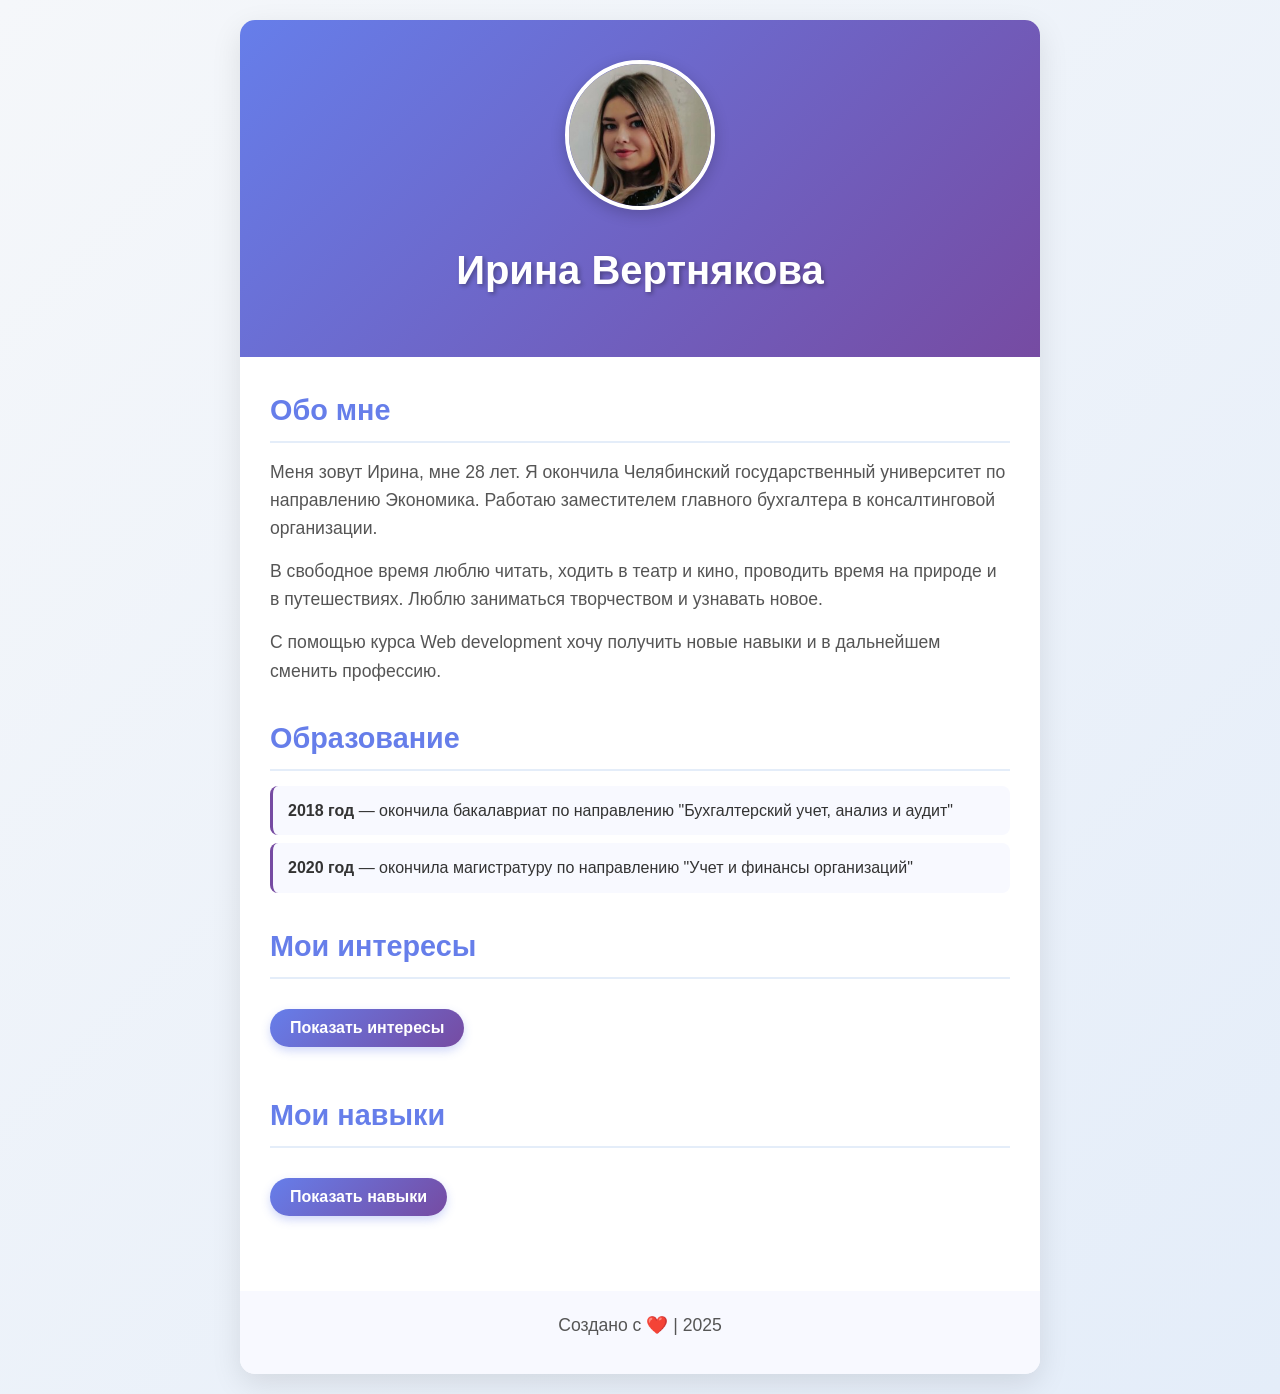
<file: index.html>
<!DOCTYPE html>
<html lang="ru">
<head>
    <meta charset="UTF-8">
    <meta name="viewport" content="width=device-width, initial-scale=1.0">
    <title>О себе - Ирина Вертнякова</title>
    <link rel="stylesheet" href="styles.css">
</head>
<body>
    <div class="container">
        <header>
            <img src="my-photo.jpg" alt="Ваше имя Фамилия" class="profile-img">
            <h1>Ирина Вертнякова</h1>
        </header>

        <div class="content">
            <div class="section">
                <h2>Обо мне</h2>
                <p>Меня зовут Ирина, мне 28 лет. Я окончила Челябинский государственный университет по направлению Экономика. Работаю заместителем главного бухгалтера в консалтинговой организации.</p>
                <p>В свободное время люблю читать, ходить в театр и кино, проводить время на природе и в путешествиях. Люблю заниматься творчеством и узнавать новое.</p>
                <p>С помощью курса Web development хочу получить новые навыки и в дальнейшем сменить профессию.</p>
            </div>

            <div class="section">
                <h2>Образование</h2>
                <ul>
                    <li><strong>2018 год</strong> — окончила бакалавриат по направлению "Бухгалтерский учет, анализ и аудит"</li>
                    <li><strong>2020 год</strong> — окончила магистратуру по направлению "Учет и финансы организаций"</li>
                </ul>
            </div>

            <div class="section">
                <h2>Мои интересы</h2>
                <button id="toggleBtn" class="toggle-btn">Показать интересы</button>
                <div id="additional-info">
                    <ul>
                        <li>🎭 Театр</li>
                        <li>🌳 Отдых на природе</li>
                        <li>📚 Чтение</li>
                        <li>✈️ Путешествия</li>
                        <li>🎬 Просмотр фильмов и сериалов</li>
                    </ul>
                </div>
            </div>

            <div class="section">
                <h2>Мои навыки</h2>
                <button id="skillsBtn" class="toggle-btn">Показать навыки</button>
                <div id="skills-info">
                    <ul>
                        <li>Бухгалтерский учет</li>
                        <li>Налоговый учет</li>
                        <li>Налоговое планирование</li>
                        <li>1С: Бухгалтерия</li>
                        <li>Подготовка ответов на требования ИФНС</li>
                        <li>Подготовка финансовой отчетности</li>
                        <li>Составление налоговых деклараций</li>
                    </ul>
                </div>
            </div>
        </div>

        <footer>
            <p>Создано с ❤️ | 2025</p>
        </footer>

        <script src="script.js"></script>
    </div>
</body>
</html>
</file>
<file: styles.css>
* {
    margin: 0;
    padding: 0;
    box-sizing: border-box;
}

body {
    font-family: 'Segoe UI', Tahoma, Geneva, Verdana, sans-serif;
    line-height: 1.6;
    color: #333;
    background: linear-gradient(135deg, #f5f7fa 0%, #e4edf9 100%);
    min-height: 100vh;
    padding: 20px;
}

.container {
    max-width: 800px;
    margin: 0 auto;
    background: white;
    border-radius: 15px;
    box-shadow: 0 10px 30px rgba(0, 0, 0, 0.1);
    overflow: hidden;
}

header {
    background: linear-gradient(135deg, #667eea 0%, #764ba2 100%);
    color: white;
    text-align: center;
    padding: 40px 20px;
}

h1 {
    font-size: 2.5rem;
    margin-bottom: 15px;
    text-shadow: 2px 2px 4px rgba(0, 0, 0, 0.3);
}

.profile-img {
    width: 150px;
    height: 150px;
    border-radius: 50%;
    border: 4px solid white;
    margin: 0 auto 20px;
    object-fit: cover;
    box-shadow: 0 4px 15px rgba(0, 0, 0, 0.2);
}

.content {
    padding: 30px;
}

.section {
    margin-bottom: 30px;
}

h2 {
    color: #667eea;
    margin-bottom: 15px;
    font-size: 1.8rem;
    border-bottom: 2px solid #e4edf9;
    padding-bottom: 8px;
}

p {
    margin-bottom: 15px;
    font-size: 1.1rem;
    color: #555;
}

.toggle-btn {
    background: linear-gradient(135deg, #667eea 0%, #764ba2 100%);
    color: white;
    border: none;
    padding: 10px 20px;
    border-radius: 25px;
    cursor: pointer;
    font-size: 1rem;
    font-weight: 600;
    margin: 15px 0;
    transition: transform 0.2s, box-shadow 0.2s;
    box-shadow: 0 4px 10px rgba(102, 126, 234, 0.3);
}

.toggle-btn:hover {
    transform: translateY(-2px);
    box-shadow: 0 6px 15px rgba(102, 126, 234, 0.4);
}

.toggle-btn:active {
    transform: translateY(0);
}

#additional-info,
#skills-info {
    display: none;
    animation: fadeIn 0.5s ease-in;
    background: #f8f9ff;
    padding: 20px;
    border-radius: 10px;
    margin-top: 15px;
    border-left: 4px solid #667eea;
}

@keyframes fadeIn {
    from { opacity: 0; transform: translateY(10px); }
    to { opacity: 1; transform: translateY(0); }
}

ul {
    list-style: none;
    padding: 0;
}

li {
    background: #f8f9ff;
    margin: 8px 0;
    padding: 12px 15px;
    border-radius: 8px;
    border-left: 3px solid #764ba2;
    transition: transform 0.2s;
}

li:hover {
    transform: translateX(5px);
    background: #edf2ff;
}

.skills-container {
    position: relative;
}

footer {
    text-align: center;
    padding: 20px;
    color: #764ba2;
    font-size: 0.9rem;
    background: #f8f9ff;
}

@media (max-width: 600px) {
    h1 {
        font-size: 2rem;
    }
    
    .profile-img {
        width: 120px;
        height: 120px;
    }
    
    .content {
        padding: 20px;
    }
    
    h2 {
        font-size: 1.5rem;
    }
}
</file>
